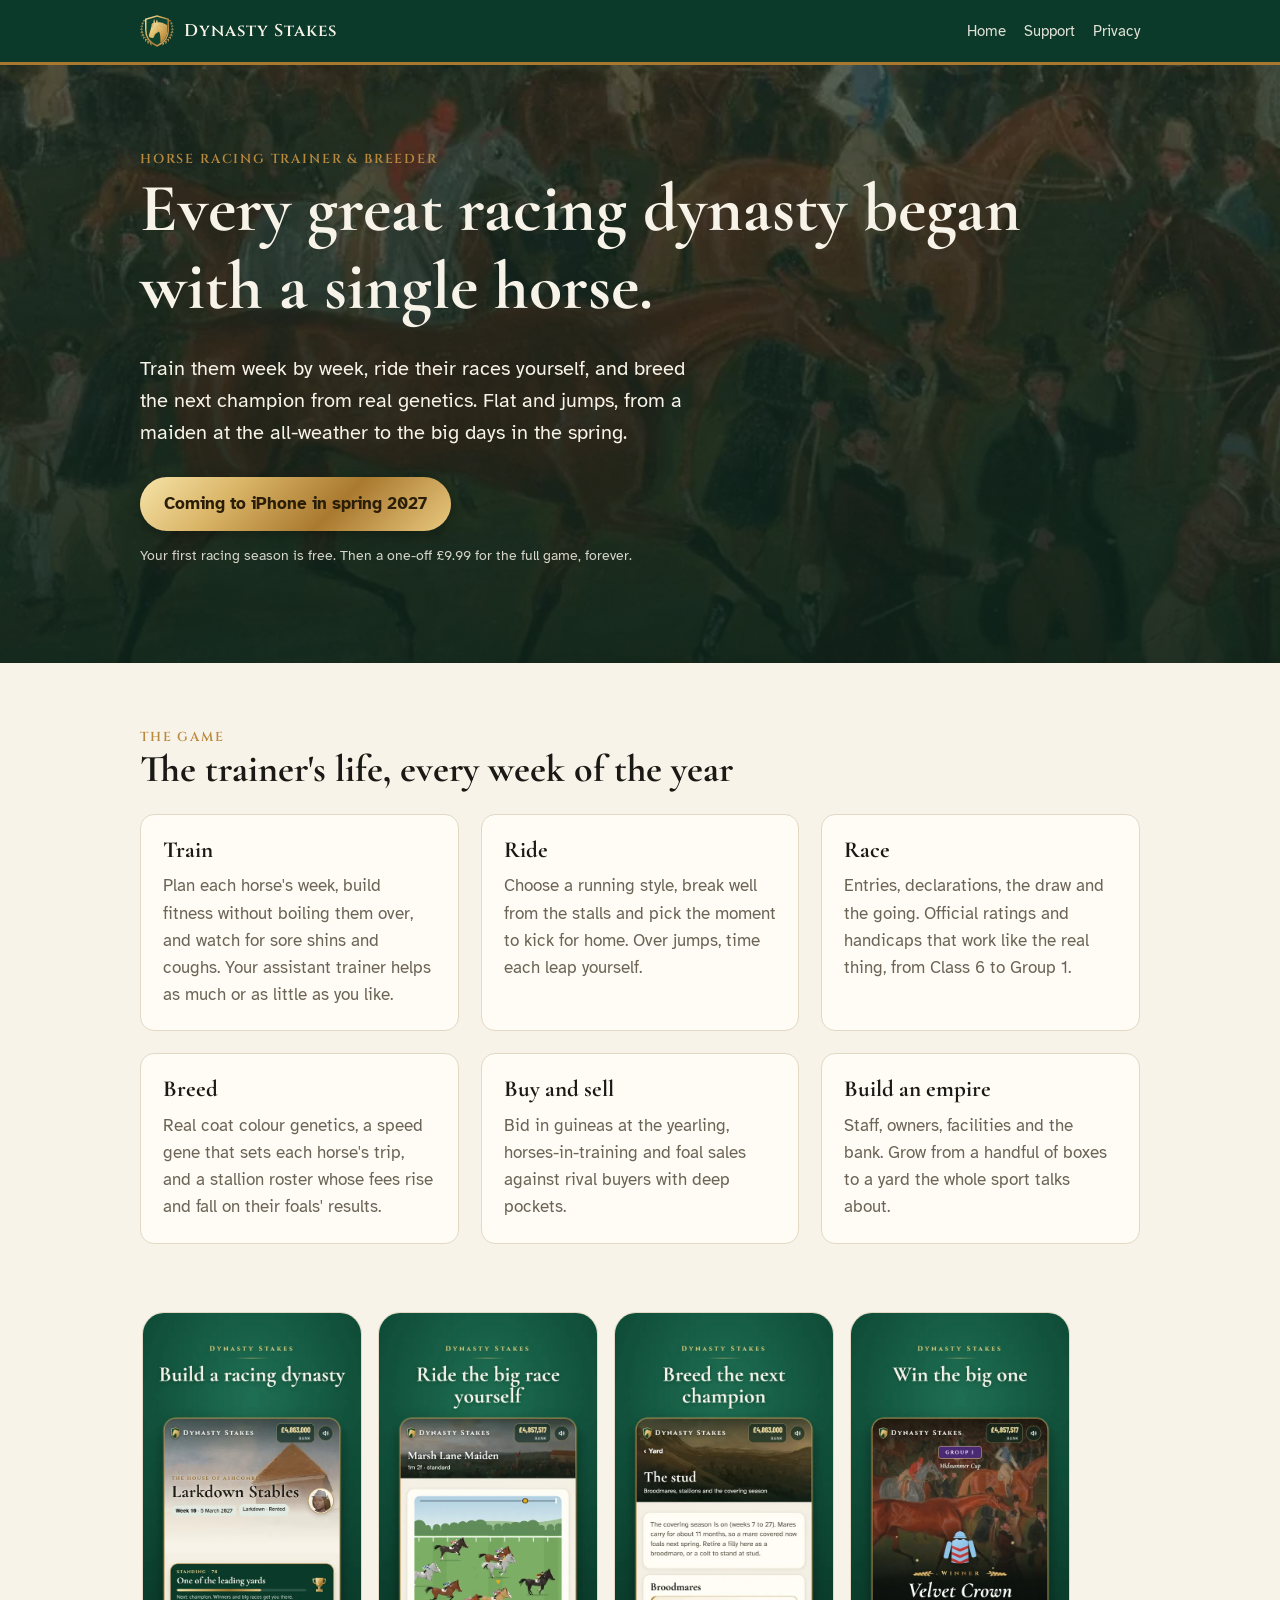
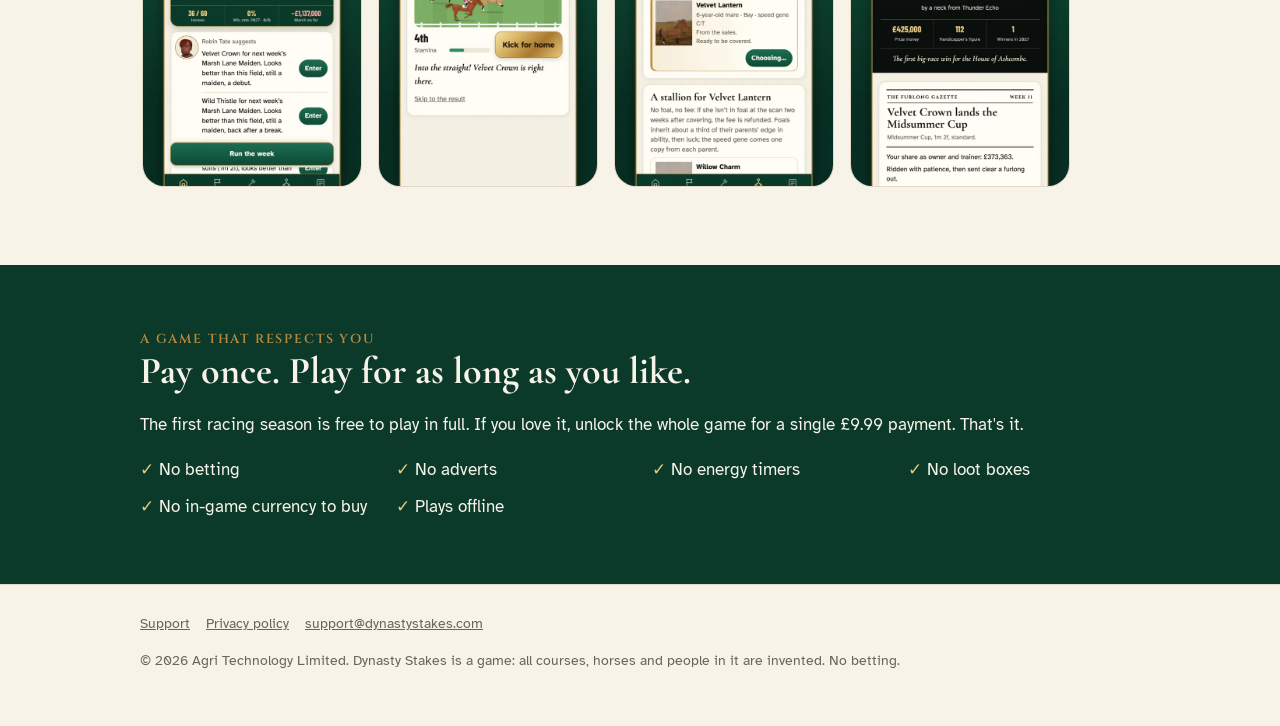
<file: index.html>
<!doctype html>
<html lang="en-GB"><head><meta charset="utf-8"><meta name="viewport" content="width=device-width,initial-scale=1">
<title>Dynasty Stakes – Horse Racing Trainer & Breeder</title><meta name="description" content="Build a racing dynasty: train, race and breed your horses in the most realistic racing manager on a phone. First season free.">
<meta property="og:title" content="Dynasty Stakes – Horse Racing Trainer & Breeder"><meta property="og:description" content="Build a racing dynasty: train, race and breed your horses in the most realistic racing manager on a phone. First season free.">
<meta property="og:image" content="https://dynastystakes.com/assets/hero.webp">
<link rel="icon" href="favicon.png"><link rel="apple-touch-icon" href="apple-touch-icon.png">
<link rel="stylesheet" href="assets/site.css"></head><body>
<header class="bar"><div class="wrap"><a class="brand" href="./"><img src="assets/crest.svg" alt=""><span>Dynasty Stakes</span></a>
<nav><a href="./">Home</a><a href="support.html">Support</a><a href="privacy.html">Privacy</a></nav></div></header>

<section class="hero"><div class="wrap">
<div class="eyebrow">Horse racing trainer &amp; breeder</div>
<h1>Every great racing dynasty began with a single horse.</h1>
<p class="lead">Train them week by week, ride their races yourself, and breed the next champion from real genetics. Flat and jumps, from a maiden at the all-weather to the big days in the spring.</p>
<a class="badge" href="#play">Coming to iPhone in spring 2027</a>
<small>Your first racing season is free. Then a one-off £9.99 for the full game, forever.</small>
</div></section>

<section><div class="wrap">
<div class="eyebrow">The game</div><h2>The trainer's life, every week of the year</h2>
<div class="grid" style="margin-top:22px">
<div class="card"><h3>Train</h3><p>Plan each horse's week, build fitness without boiling them over, and watch for sore shins and coughs. Your assistant trainer helps as much or as little as you like.</p></div>
<div class="card"><h3>Ride</h3><p>Choose a running style, break well from the stalls and pick the moment to kick for home. Over jumps, time each leap yourself.</p></div>
<div class="card"><h3>Race</h3><p>Entries, declarations, the draw and the going. Official ratings and handicaps that work like the real thing, from Class 6 to Group 1.</p></div>
<div class="card"><h3>Breed</h3><p>Real coat colour genetics, a speed gene that sets each horse's trip, and a stallion roster whose fees rise and fall on their foals' results.</p></div>
<div class="card"><h3>Buy and sell</h3><p>Bid in guineas at the yearling, horses-in-training and foal sales against rival buyers with deep pockets.</p></div>
<div class="card"><h3>Build an empire</h3><p>Staff, owners, facilities and the bank. Grow from a handful of boxes to a yard the whole sport talks about.</p></div>
</div></div></section>

<section style="padding-top:0"><div class="wrap">
<div class="shots">
<img src="assets/shots/1-dynasty.webp" alt="Your yard and trainer" loading="lazy">
<img src="assets/shots/2-ride.webp" alt="Riding a race" loading="lazy">
<img src="assets/shots/6-breed.webp" alt="Breeding a foal" loading="lazy">
<img src="assets/shots/8-win.webp" alt="A big-race win" loading="lazy">
</div></div></section>

<section class="respect" id="play"><div class="wrap">
<div class="eyebrow">A game that respects you</div><h2>Pay once. Play for as long as you like.</h2>
<p>The first racing season is free to play in full. If you love it, unlock the whole game for a single £9.99 payment. That's it.</p>
<ul><li>No betting</li><li>No adverts</li><li>No energy timers</li><li>No loot boxes</li><li>No in-game currency to buy</li><li>Plays offline</li></ul>
</div></section>
<footer><div class="wrap"><a href="support.html">Support</a><a href="privacy.html">Privacy policy</a><a href="mailto:support@dynastystakes.com">support@dynastystakes.com</a>
<p>© 2026 Agri Technology Limited. Dynasty Stakes is a game: all courses, horses and people in it are invented. No betting.</p></div></footer>
</body></html>
</file>
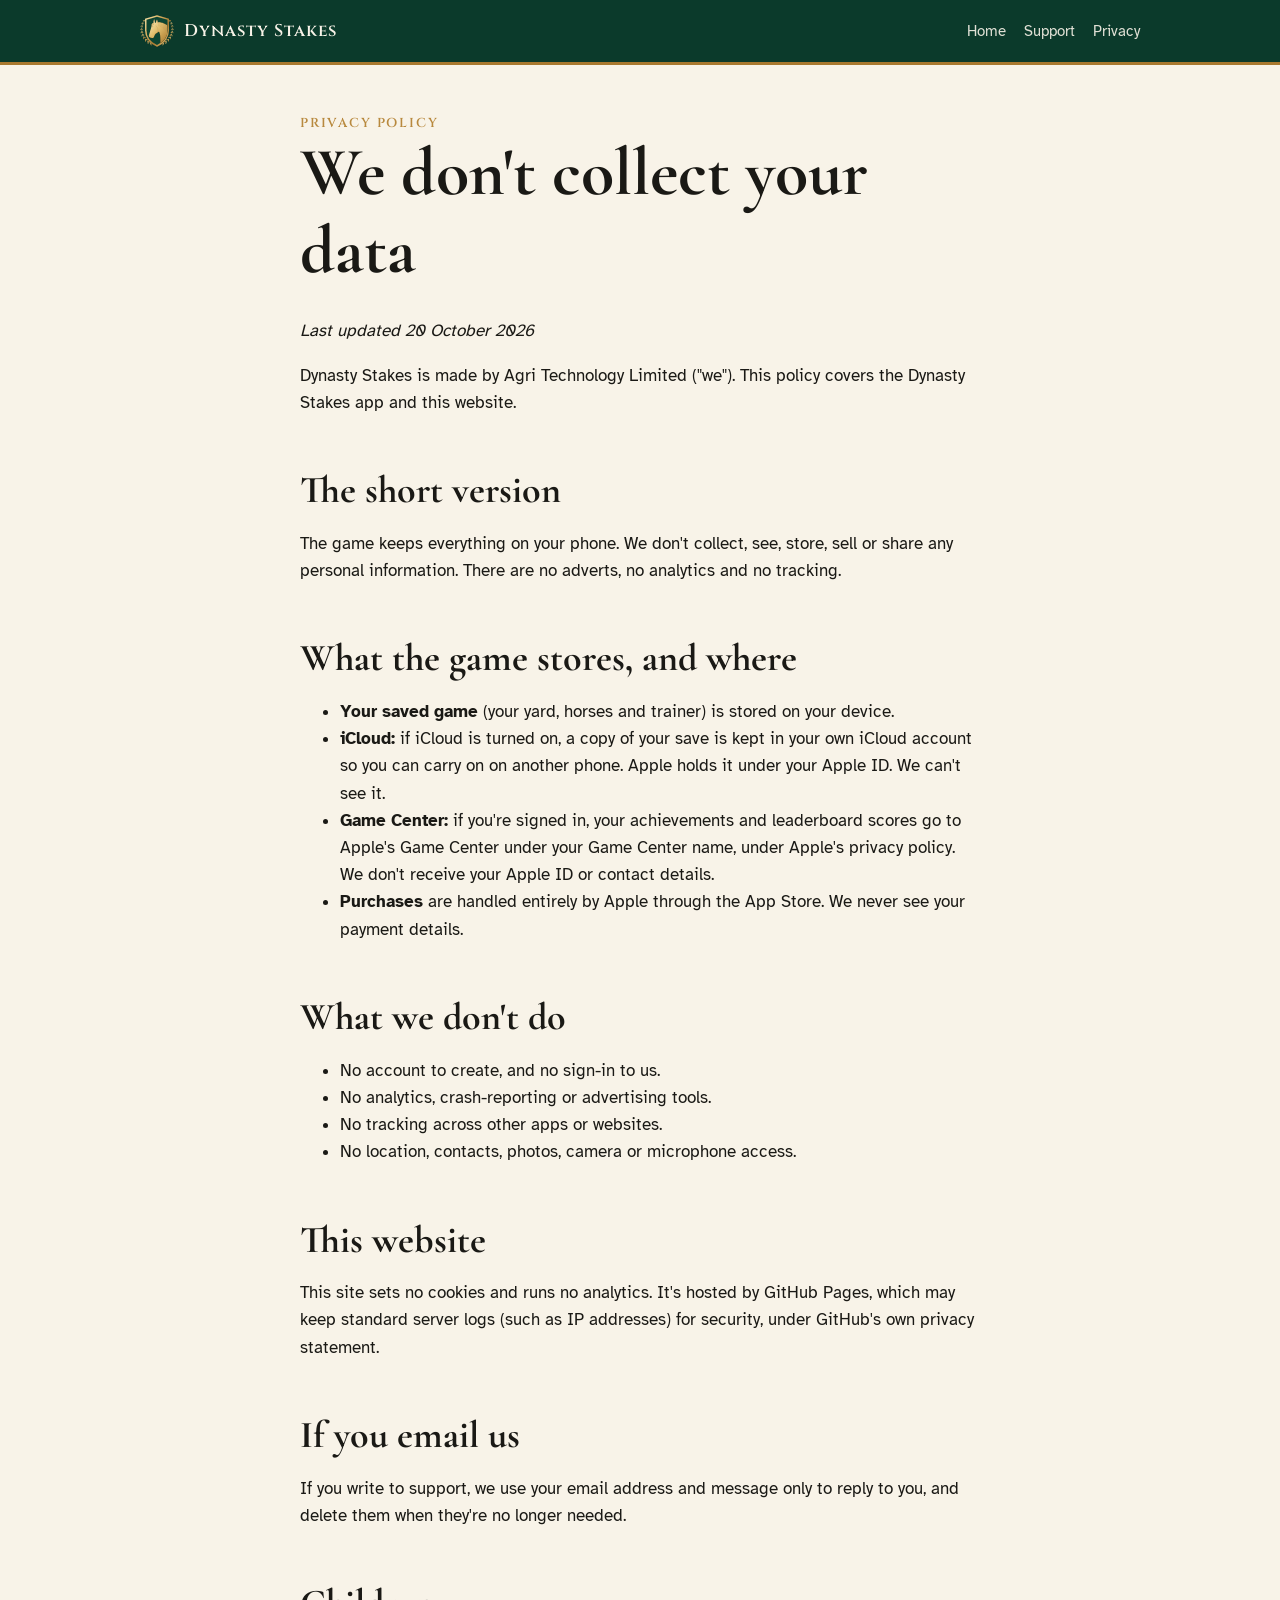
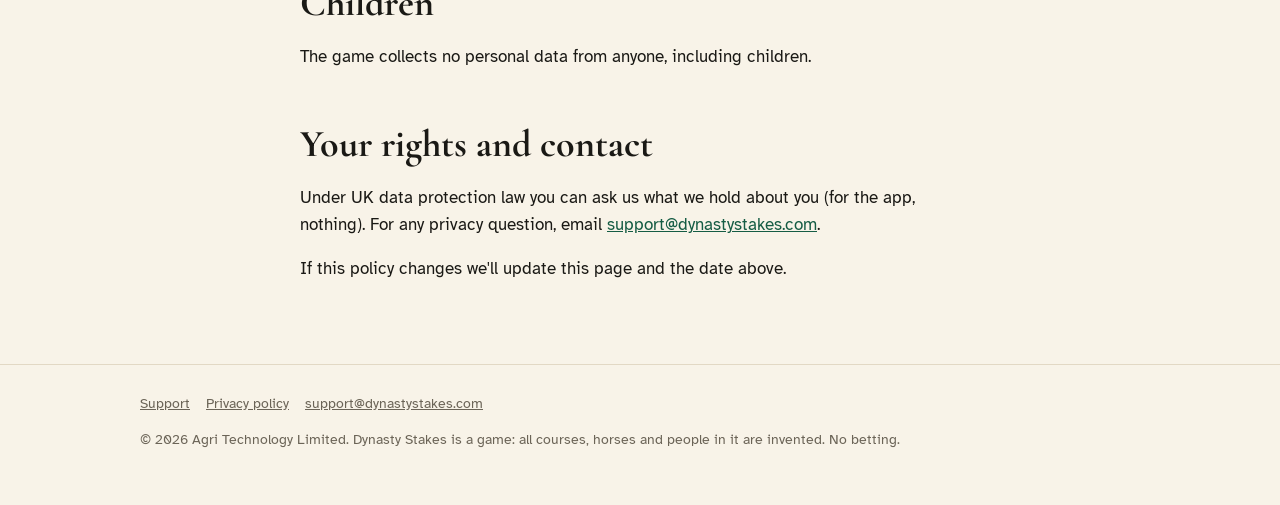
<file: privacy.html>
<!doctype html>
<html lang="en-GB"><head><meta charset="utf-8"><meta name="viewport" content="width=device-width,initial-scale=1">
<title>Privacy policy – Dynasty Stakes</title><meta name="description" content="Dynasty Stakes collects no personal data. Here is exactly what the game stores and where.">
<meta property="og:title" content="Privacy policy – Dynasty Stakes"><meta property="og:description" content="Dynasty Stakes collects no personal data. Here is exactly what the game stores and where.">
<meta property="og:image" content="https://dynastystakes.com/assets/hero.webp">
<link rel="icon" href="favicon.png"><link rel="apple-touch-icon" href="apple-touch-icon.png">
<link rel="stylesheet" href="assets/site.css"></head><body>
<header class="bar"><div class="wrap"><a class="brand" href="./"><img src="assets/crest.svg" alt=""><span>Dynasty Stakes</span></a>
<nav><a href="./">Home</a><a href="support.html">Support</a><a href="privacy.html">Privacy</a></nav></div></header>

<main class="wrap doc">
<div class="eyebrow">Privacy policy</div><h1>We don't collect your data</h1>
<p><em>Last updated 20 October 2026</em></p>
<p>Dynasty Stakes is made by Agri Technology Limited ("we"). This policy covers the Dynasty Stakes app and this website.</p>

<h2>The short version</h2>
<p>The game keeps everything on your phone. We don't collect, see, store, sell or share any personal information. There are no adverts, no analytics and no tracking.</p>

<h2>What the game stores, and where</h2>
<ul>
<li><strong>Your saved game</strong> (your yard, horses and trainer) is stored on your device.</li>
<li><strong>iCloud:</strong> if iCloud is turned on, a copy of your save is kept in your own iCloud account so you can carry on on another phone. Apple holds it under your Apple ID. We can't see it.</li>
<li><strong>Game Center:</strong> if you're signed in, your achievements and leaderboard scores go to Apple's Game Center under your Game Center name, under Apple's privacy policy. We don't receive your Apple ID or contact details.</li>
<li><strong>Purchases</strong> are handled entirely by Apple through the App Store. We never see your payment details.</li>
</ul>

<h2>What we don't do</h2>
<ul><li>No account to create, and no sign-in to us.</li><li>No analytics, crash-reporting or advertising tools.</li><li>No tracking across other apps or websites.</li><li>No location, contacts, photos, camera or microphone access.</li></ul>

<h2>This website</h2>
<p>This site sets no cookies and runs no analytics. It's hosted by GitHub Pages, which may keep standard server logs (such as IP addresses) for security, under GitHub's own privacy statement.</p>

<h2>If you email us</h2>
<p>If you write to support, we use your email address and message only to reply to you, and delete them when they're no longer needed.</p>

<h2>Children</h2>
<p>The game collects no personal data from anyone, including children.</p>

<h2>Your rights and contact</h2>
<p>Under UK data protection law you can ask us what we hold about you (for the app, nothing). For any privacy question, email <a href="mailto:support@dynastystakes.com">support@dynastystakes.com</a>.</p>
<p>If this policy changes we'll update this page and the date above.</p>
</main>
<footer><div class="wrap"><a href="support.html">Support</a><a href="privacy.html">Privacy policy</a><a href="mailto:support@dynastystakes.com">support@dynastystakes.com</a>
<p>© 2026 Agri Technology Limited. Dynasty Stakes is a game: all courses, horses and people in it are invented. No betting.</p></div></footer>
</body></html>
</file>
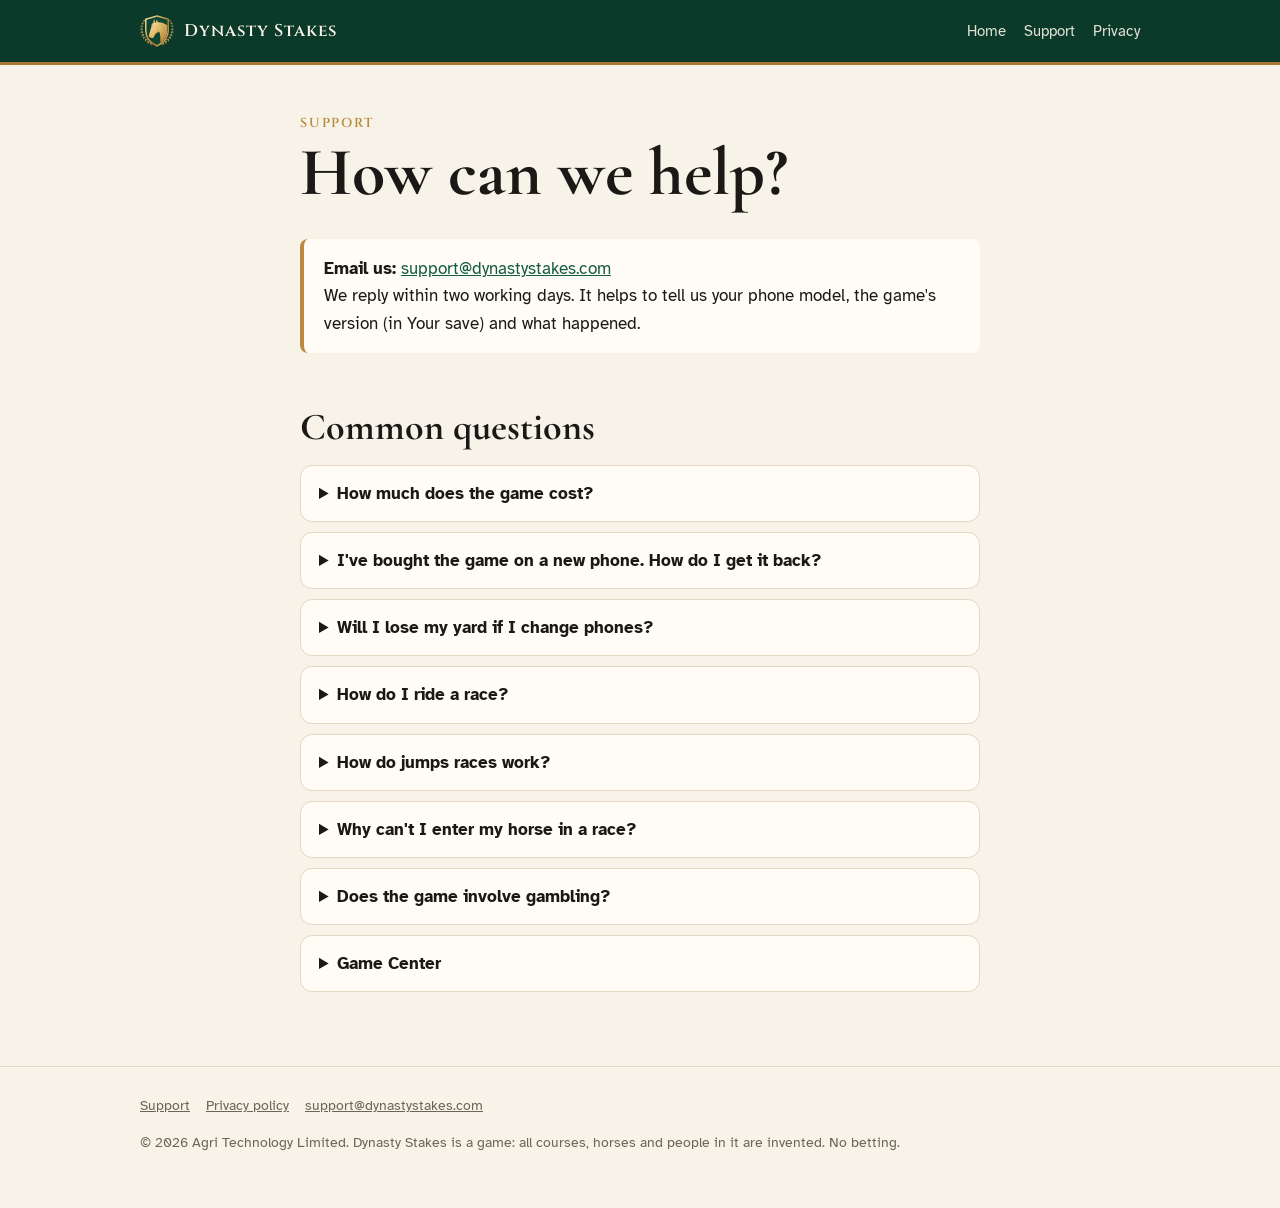
<file: support.html>
<!doctype html>
<html lang="en-GB"><head><meta charset="utf-8"><meta name="viewport" content="width=device-width,initial-scale=1">
<title>Support – Dynasty Stakes</title><meta name="description" content="Help with Dynasty Stakes: contact us, restore your purchase, iCloud saves and how to ride.">
<meta property="og:title" content="Support – Dynasty Stakes"><meta property="og:description" content="Help with Dynasty Stakes: contact us, restore your purchase, iCloud saves and how to ride.">
<meta property="og:image" content="https://dynastystakes.com/assets/hero.webp">
<link rel="icon" href="favicon.png"><link rel="apple-touch-icon" href="apple-touch-icon.png">
<link rel="stylesheet" href="assets/site.css"></head><body>
<header class="bar"><div class="wrap"><a class="brand" href="./"><img src="assets/crest.svg" alt=""><span>Dynasty Stakes</span></a>
<nav><a href="./">Home</a><a href="support.html">Support</a><a href="privacy.html">Privacy</a></nav></div></header>

<main class="wrap doc">
<div class="eyebrow">Support</div><h1>How can we help?</h1>
<div class="contact"><strong>Email us:</strong> <a href="mailto:support@dynastystakes.com">support@dynastystakes.com</a><br>
We reply within two working days. It helps to tell us your phone model, the game's version (in Your save) and what happened.</div>

<h2>Common questions</h2>
<details><summary>How much does the game cost?</summary><p>The first racing season is free. When it ends you can unlock the full game for a one-off £9.99. There are no subscriptions, adverts or in-game currency.</p></details>
<details><summary>I've bought the game on a new phone. How do I get it back?</summary><p>Open <em>Your save</em> and tap <em>Restore purchase</em>, signed in with the same Apple ID you bought it with. You won't be charged again.</p></details>
<details><summary>Will I lose my yard if I change phones?</summary><p>If iCloud is turned on, the game keeps a copy of your save in your own iCloud after every week. On a new phone, sign in with the same Apple ID and the game offers to carry on from it.</p></details>
<details><summary>How do I ride a race?</summary><p>Pick a running style, then tap as the stalls open. Too early and you'll miss the break. Hold your horse up until the <em>Kick for home</em> button glows, which means your jockey thinks the horse can keep up a sprint to the line, then tap it. Using the whip more than six times after the kick earns a ban.</p></details>
<details><summary>How do jumps races work?</summary><p>Jump racing runs from October to April. Tap <em>Jump!</em> as your horse meets each obstacle. Good timing gains ground. Schooling at home makes your horse a safer, slicker jumper.</p></details>
<details><summary>Why can't I enter my horse in a race?</summary><p>Tap the race to see why. Usually it's the horse's age, its rating, or whether entries have closed. Big races take entries weeks in advance.</p></details>
<details><summary>Does the game involve gambling?</summary><p>No. There is no betting of any kind, with real or pretend money.</p></details>
<details><summary>Game Center</summary><p>Achievements and leaderboards, including the weekly challenge race, use your Game Center account if you're signed in. The game works fine without it.</p></details>
</main>
<footer><div class="wrap"><a href="support.html">Support</a><a href="privacy.html">Privacy policy</a><a href="mailto:support@dynastystakes.com">support@dynastystakes.com</a>
<p>© 2026 Agri Technology Limited. Dynasty Stakes is a game: all courses, horses and people in it are invented. No betting.</p></div></footer>
</body></html>
</file>
<file: assets/site.css>
@font-face{font-family:'Cormorant';src:url(fonts/cormorant-garamond-latin-700-normal.woff2) format('woff2');font-weight:700;font-display:swap}
@font-face{font-family:'Atkinson';src:url(fonts/atkinson-hyperlegible-latin-400-normal.woff2) format('woff2');font-weight:400;font-display:swap}
@font-face{font-family:'Atkinson';src:url(fonts/atkinson-hyperlegible-latin-700-normal.woff2) format('woff2');font-weight:700;font-display:swap}
@font-face{font-family:'Cinzel';src:url(fonts/cinzel-latin-600-normal.woff2) format('woff2');font-weight:600;font-display:swap}
:root{--sky:#F8F3E8;--surface:#FFFCF5;--ink:#1A1915;--muted:#6B6457;--line:#E2D8C4;--turf:#155C44;--deep:#0B3A2B;--silk:#B8893E;
  --brass:linear-gradient(135deg,#F6E3A8 0%,#D9B466 30%,#A9792F 62%,#E9C97F 100%);color-scheme:light dark}
@media (prefers-color-scheme:dark){:root{--sky:#0C1411;--surface:#15201B;--ink:#ECE6D8;--muted:#A49D8E;--line:#2A3830;--turf:#5CB48C;--silk:#D2AE68}}
*{box-sizing:border-box}
body{margin:0;background:var(--sky);color:var(--ink);font:17px/1.6 Atkinson,system-ui,sans-serif;-webkit-text-size-adjust:100%}
a{color:var(--turf)}
h1,h2,h3{font-family:Cormorant,Georgia,serif;font-weight:700;line-height:1.15;margin:0 0 .4em}
h1{font-size:clamp(40px,8vw,68px)} h2{font-size:clamp(28px,5vw,38px)} h3{font-size:23px}
.wrap{max-width:1040px;margin:0 auto;padding:0 20px}
.eyebrow{font-family:Cinzel,serif;letter-spacing:.14em;text-transform:uppercase;font-size:13px;color:var(--silk)}
header.bar{background:var(--deep);color:#F8F3E8;border-bottom:3px solid #A9792F}
header.bar .wrap{display:flex;align-items:center;gap:12px;height:62px}
header.bar a{color:#F8F3E8;text-decoration:none}
header.bar .brand{display:flex;align-items:center;gap:10px;font-family:Cinzel,serif;font-size:17px;letter-spacing:.06em;margin-right:auto}
header.bar img{width:34px;height:34px}
header.bar nav a{margin-left:18px;font-size:15px;opacity:.9}
header.bar nav a:hover{opacity:1;text-decoration:underline}
.hero{position:relative;color:#F8F3E8;background:#0B3A2B url(hero.webp) center/cover;padding:84px 0 96px}
.hero:before{content:'';position:absolute;inset:0;background:linear-gradient(180deg,rgba(6,30,22,.55),rgba(6,30,22,.85))}
.hero .wrap{position:relative}
.hero p.lead{font-size:20px;max-width:560px;margin:0 0 28px}
.badge{display:inline-block;background:var(--brass);color:#2B1E08;font-weight:700;padding:13px 24px;border-radius:30px;text-decoration:none;box-shadow:0 4px 14px rgba(0,0,0,.3)}
.hero small{display:block;margin-top:14px;opacity:.85}
section{padding:64px 0}
.grid{display:grid;grid-template-columns:repeat(auto-fit,minmax(240px,1fr));gap:22px}
.card{background:var(--surface);border:1px solid var(--line);border-radius:14px;padding:22px}
.card p{margin:0;color:var(--muted)}
.shots{display:flex;gap:16px;overflow-x:auto;padding:4px 2px 14px;scroll-snap-type:x mandatory}
.shots img{width:220px;flex:none;border-radius:22px;border:1px solid var(--line);scroll-snap-align:start}
.respect{background:var(--deep);color:#F8F3E8}
.respect ul{list-style:none;padding:0;margin:18px 0 0;display:grid;grid-template-columns:repeat(auto-fit,minmax(200px,1fr));gap:10px 24px}
.respect li:before{content:'✓ ';color:#E8C87A;font-weight:700}
.doc{max-width:720px;padding-top:48px;padding-bottom:64px}
.doc h2{margin-top:1.4em}
.doc details{background:var(--surface);border:1px solid var(--line);border-radius:12px;padding:14px 18px;margin:10px 0}
.doc summary{font-weight:700;cursor:pointer}
.doc .contact{background:var(--surface);border-left:4px solid var(--silk);padding:16px 20px;border-radius:8px;margin:18px 0}
footer{border-top:1px solid var(--line);color:var(--muted);font-size:14px;padding:28px 0 40px}
footer a{color:var(--muted);margin-right:16px;display:inline-block;white-space:nowrap}
@media (max-width:560px){header.bar nav a{margin-left:12px;font-size:14px} header.bar .brand span{display:none} .hero{padding:56px 0 64px}}
</file>
